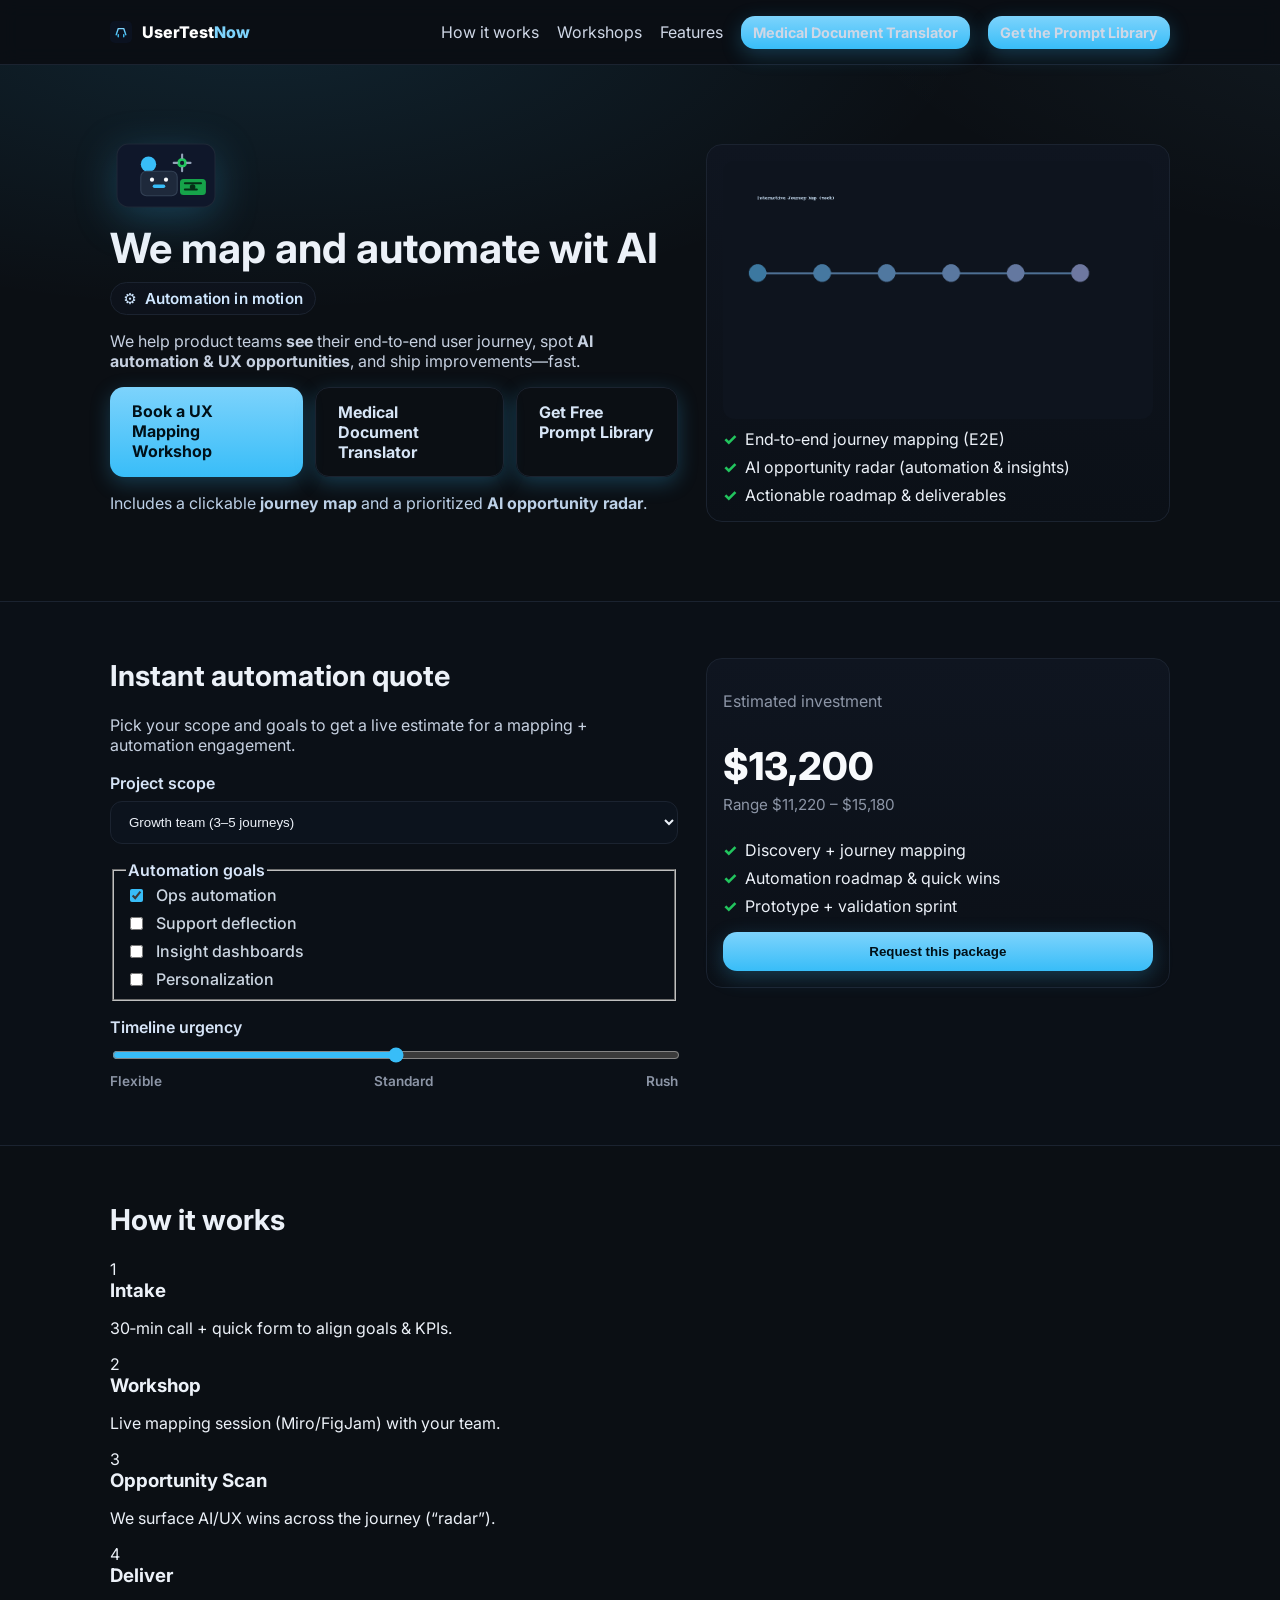
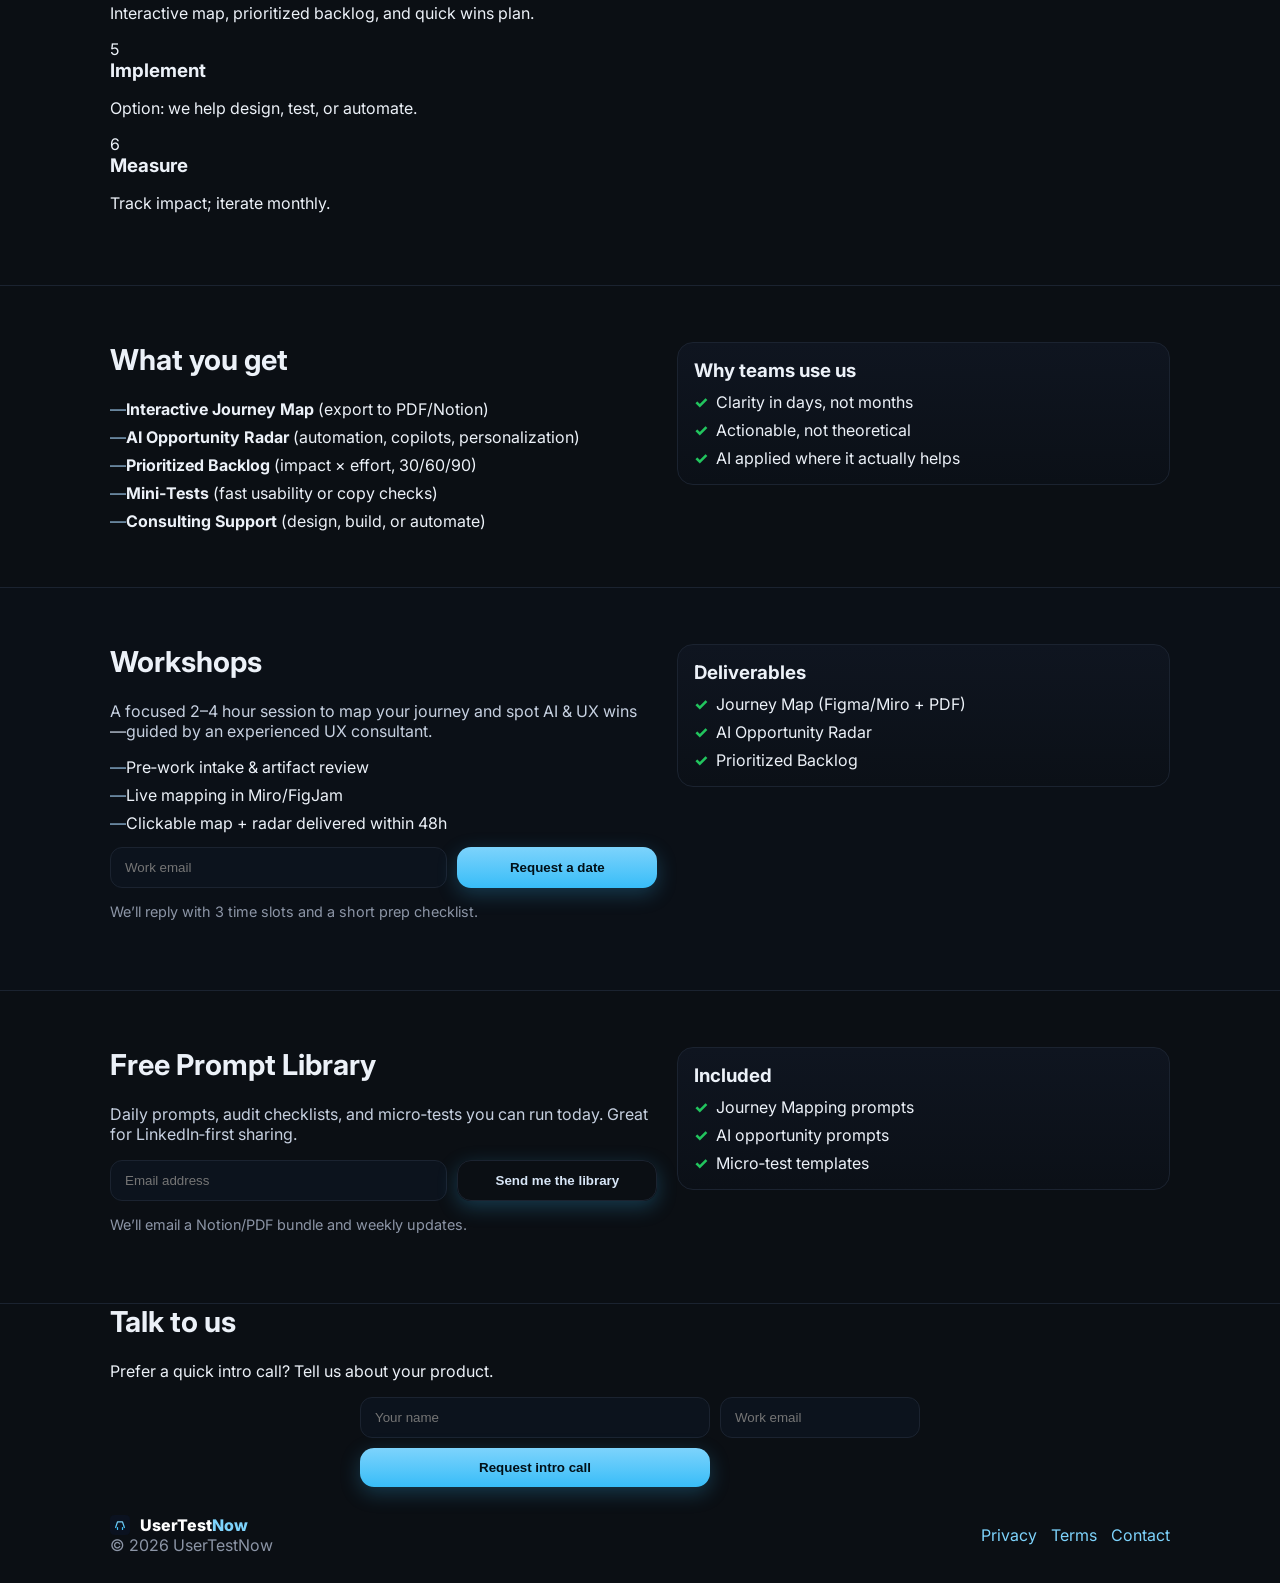
<file: index.html>
<!DOCTYPE html>
<html lang="en">
<head>
  <meta charset="utf-8" />
  <meta name="viewport" content="width=device-width, initial-scale=1" />
  <title>UserTestNow — Map · Uncover · Optimize</title>
  <meta name="description" content="Map your end‑to‑end user journey, uncover AI opportunities, and optimize your product with expert UX workshops and audits." />
  <meta property="og:title" content="UserTestNow — Map · Uncover · Optimize">
  <meta property="og:description" content="Journey mapping + AI opportunity radar + UX consulting.">
  <meta property="og:type" content="website">
  <meta property="og:image" content="/assets/og.png">
  <link rel="icon" href="/assets/favicon.svg" type="image/svg+xml">
  <link rel="preconnect" href="https://fonts.googleapis.com">
  <link rel="preconnect" href="https://fonts.gstatic.com" crossorigin>
  <link href="https://fonts.googleapis.com/css2?family=Inter:wght@400;500;600;700;800&display=swap" rel="stylesheet">
  <link rel="stylesheet" href="/styles.css" />
</head>
<body>
  <header class="site-header">
    <div class="container nav">
      <a class="brand" href="#"><img src="/assets/favicon.svg" width="22" height="22" alt=""><span>UserTest<span class="dot">Now</span></span></a>
      <nav class="nav-links">
        <a href="#how">How it works</a>
        <a href="#workshops">Workshops</a>
        <a href="#features">Features</a>
        <a href="/medicaltranslator" class="btn small">Medical Document Translator</a>
        <a href="#contact" class="btn small">Get the Prompt Library</a>
      </nav>
    </div>
  </header>

  <main>
    <section class="hero">
      <div class="container hero-grid">
        <div class="hero-copy">
          <img src="/assets/robot-cash.svg" class="hero-visual" alt="Robot with cash and gears">
          <h1>We map and automate wit AI</h1>
          <div class="automation-badge" aria-hidden="true">
            <span class="automation-gear">⚙️</span>
            Automation in motion
          </div>
          <p class="lead">We help product teams <strong>see</strong> their end‑to‑end user journey, spot <strong>AI automation & UX opportunities</strong>, and ship improvements—fast.</p>
          <div class="cta-row">
            <a href="#workshops" class="btn big">Book a UX Mapping Workshop</a>
            <a href="/medicaltranslator" class="btn outline big">Medical Document Translator</a>
            <a href="#library" class="btn outline big">Get Free Prompt Library</a>
          </div>
          <p class="sub-note">Includes a clickable <strong>journey map</strong> and a prioritized <strong>AI opportunity radar</strong>.</p>
        </div>
        <div class="hero-media card">
          <img src="/assets/journey.png" class="image" alt="Interactive journey map mock">
          <ul class="ticks">
            <li>End‑to‑end journey mapping (E2E)</li>
            <li>AI opportunity radar (automation & insights)</li>
            <li>Actionable roadmap & deliverables</li>
          </ul>
        </div>
      </div>
    </section>

    <section class="quote panel alt">
      <div class="container quote-grid">
        <div>
          <h2>Instant automation quote</h2>
          <p class="lead">Pick your scope and goals to get a live estimate for a mapping + automation engagement.</p>
          <form id="quote-form" class="quote-form" onsubmit="return false;">
            <label class="field">
              <span>Project scope</span>
              <select name="scope" required>
                <option value="small">Small team (1–2 journeys)</option>
                <option value="medium" selected>Growth team (3–5 journeys)</option>
                <option value="large">Enterprise team (6+ journeys)</option>
              </select>
            </label>
            <fieldset class="field">
              <legend>Automation goals</legend>
              <label class="check"><input type="checkbox" name="goals" value="ops" checked> Ops automation</label>
              <label class="check"><input type="checkbox" name="goals" value="support"> Support deflection</label>
              <label class="check"><input type="checkbox" name="goals" value="insights"> Insight dashboards</label>
              <label class="check"><input type="checkbox" name="goals" value="personalization"> Personalization</label>
            </fieldset>
            <label class="field">
              <span>Timeline urgency</span>
              <input type="range" name="urgency" min="1" max="3" value="2" step="1">
              <div class="range-labels"><span>Flexible</span><span>Standard</span><span>Rush</span></div>
            </label>
          </form>
        </div>
        <div class="quote-card card">
          <p class="muted">Estimated investment</p>
          <div class="quote-price" aria-live="polite">
            <span class="price-main" id="quote-price">$12,400</span>
            <span class="price-note" id="quote-range">Range $10,500 – $14,300</span>
          </div>
          <ul class="ticks">
            <li>Discovery + journey mapping</li>
            <li>Automation roadmap & quick wins</li>
            <li>Prototype + validation sprint</li>
          </ul>
          <button class="btn" type="button">Request this package</button>
        </div>
      </div>
    </section>

    <section id="how" class="how">
      <div class="container">
        <h2>How it works</h2>
        <div class="steps">
          <div class="step"><div class="step-num">1</div><h3>Intake</h3><p>30‑min call + quick form to align goals & KPIs.</p></div>
          <div class="step"><div class="step-num">2</div><h3>Workshop</h3><p>Live mapping session (Miro/FigJam) with your team.</p></div>
          <div class="step"><div class="step-num">3</div><h3>Opportunity Scan</h3><p>We surface AI/UX wins across the journey (“radar”).</p></div>
          <div class="step"><div class="step-num">4</div><h3>Deliver</h3><p>Interactive map, prioritized backlog, and quick wins plan.</p></div>
          <div class="step"><div class="step-num">5</div><h3>Implement</h3><p>Option: we help design, test, or automate.</p></div>
          <div class="step"><div class="step-num">6</div><h3>Measure</h3><p>Track impact; iterate monthly.</p></div>
        </div>
      </div>
    </section>

    <section id="features" class="panel">
      <div class="container twocol">
        <div>
          <h2>What you get</h2>
          <ul class="bullets">
            <li><strong>Interactive Journey Map</strong> (export to PDF/Notion)</li>
            <li><strong>AI Opportunity Radar</strong> (automation, copilots, personalization)</li>
            <li><strong>Prioritized Backlog</strong> (impact × effort, 30/60/90)</li>
            <li><strong>Mini‑Tests</strong> (fast usability or copy checks)</li>
            <li><strong>Consulting Support</strong> (design, build, or automate)</li>
          </ul>
        </div>
        <div class="card mini">
          <h3>Why teams use us</h3>
          <ul class="ticks compact">
            <li>Clarity in days, not months</li>
            <li>Actionable, not theoretical</li>
            <li>AI applied where it actually helps</li>
          </ul>
        </div>
      </div>
    </section>

    <section id="workshops" class="panel alt">
      <div class="container twocol">
        <div>
          <h2>Workshops</h2>
          <p class="lead">A focused 2–4 hour session to map your journey and spot AI & UX wins—guided by an experienced UX consultant.</p>
          <ul class="bullets">
            <li>Pre‑work intake & artifact review</li>
            <li>Live mapping in Miro/FigJam</li>
            <li>Clickable map + radar delivered within 48h</li>
          </ul>
          <form id="workshop-form" class="inline-form" onsubmit="return false;">
            <input type="email" name="email" placeholder="Work email" required>
            <button class="btn">Request a date</button>
          </form>
          <p class="form-note">We’ll reply with 3 time slots and a short prep checklist.</p>
        </div>
        <div class="card mini">
          <h3>Deliverables</h3>
          <ul class="ticks compact">
            <li>Journey Map (Figma/Miro + PDF)</li>
            <li>AI Opportunity Radar</li>
            <li>Prioritized Backlog</li>
          </ul>
        </div>
      </div>
    </section>

    <section id="library" class="panel">
      <div class="container twocol">
        <div>
          <h2>Free Prompt Library</h2>
          <p class="lead">Daily prompts, audit checklists, and micro‑tests you can run today. Great for LinkedIn‑first sharing.</p>
          <form id="library-form" class="inline-form" onsubmit="return false;">
            <input type="email" name="email" placeholder="Email address" required>
            <button class="btn outline">Send me the library</button>
          </form>
          <p class="form-note small">We’ll email a Notion/PDF bundle and weekly updates.</p>
        </div>
        <div class="card mini">
          <h3>Included</h3>
          <ul class="ticks compact">
            <li>Journey Mapping prompts</li>
            <li>AI opportunity prompts</li>
            <li>Micro‑test templates</li>
          </ul>
        </div>
      </div>
    </section>

    <section id="contact" class="contact">
      <div class="container">
        <h2>Talk to us</h2>
        <p>Prefer a quick intro call? Tell us about your product.</p>
        <form id="contact-form" class="inline-form center" onsubmit="return false;">
          <input type="text" name="name" placeholder="Your name" required>
          <input type="email" name="email" placeholder="Work email" required>
          <button class="btn">Request intro call</button>
        </form>
      </div>
    </section>
  </main>

  <footer class="site-footer">
    <div class="container foot">
      <div class="brand-row">
        <a class="brand" href="#"><img src="/assets/favicon.svg" width="20" height="20" alt=""><span>UserTest<span class="dot">Now</span></span></a>
        <span class="muted">© <span id="year"></span> UserTestNow</span>
      </div>
      <nav class="foot-links muted">
        <a href="#">Privacy</a><a href="#">Terms</a><a href="#">Contact</a>
      </nav>
    </div>
  </footer>

  <script src="/script.js"></script>
</body>
</html>
</file>
<file: styles.css>
/* Minimal, clean landing for UserTestNow */
:root{
  --bg:#0b0f14; --panel:#0f1520; --panel-2:#0b1017;
  --text:#ecf1f8; --muted:#8c95a6;
  --accent:#7dd3fc; --accent2:#38bdf8; --line:#1b2330; --green:#22c55e;
}
*{box-sizing:border-box}
html,body{margin:0;padding:0;background:var(--bg);color:var(--text);font-family:Inter,system-ui,-apple-system,Segoe UI,Roboto,Arial,sans-serif}
a{color:var(--accent);text-decoration:none}
a:hover{text-decoration:underline}
.container{max-width:1100px;margin:0 auto;padding:0 20px}
.site-header{position:sticky;top:0;backdrop-filter:saturate(140%) blur(10px);background:rgba(11,15,20,.7);border-bottom:1px solid var(--line);z-index:10}
.nav{display:flex;align-items:center;justify-content:space-between;min-height:64px}
.brand{display:flex;align-items:center;gap:10px;font-weight:800;color:#fff}
.brand .dot{color:var(--accent)}
.nav-links{display:flex;gap:18px;align-items:center}
.nav-links a{color:#cfd7e6}
.btn{background:linear-gradient(180deg,var(--accent),var(--accent2));color:#001018;border:none;padding:12px 18px;border-radius:14px;font-weight:700;cursor:pointer;box-shadow:0 6px 20px rgba(56,189,248,.25)}
.btn.big{padding:14px 22px}
.btn.small{padding:8px 12px;font-size:.9rem}
.btn.outline{background:transparent;border:1px solid var(--line);color:#d7e5f6}
.btn:hover{filter:brightness(1.02)}
.hero{padding:72px 0;border-bottom:1px solid var(--line);background:radial-gradient(1200px 500px at 20% -10%,rgba(56,189,248,.12),transparent 60%),radial-gradient(1200px 500px at 120% -20%,rgba(125,211,252,.08),transparent 60%)}
.hero-grid{display:grid;grid-template-columns:1.1fr .9fr;gap:28px;align-items:center}
.hero-visual{width:112px;height:auto;margin:0 0 12px;display:block;filter:drop-shadow(0 10px 20px rgba(56,189,248,.25));animation:float 4s ease-in-out infinite}
.automation-badge{display:inline-flex;align-items:center;gap:8px;padding:6px 12px;border-radius:999px;border:1px solid var(--line);background:rgba(15,21,32,.6);color:#cfe7ff;font-weight:600;font-size:.95rem;letter-spacing:.01em}
.automation-gear{display:inline-flex;animation:spin 3s linear infinite}
@keyframes spin{from{transform:rotate(0deg)}to{transform:rotate(360deg)}}
@keyframes float{0%,100%{transform:translateY(0)}50%{transform:translateY(-8px)}}
.lead{color:#c6d0e0;max-width:54ch}
.cta-row{display:flex;gap:12px;margin:16px 0 8px}
.sub-note{color:#bcd0e7}
.card{background:linear-gradient(180deg,var(--panel),var(--panel-2));border:1px solid var(--line);border-radius:16px;padding:16px}
.card .image{width:100%;height:auto;border-radius:12px;display:block;margin-bottom:10px}
.ticks{margin:10px 0 0 0;padding:0;list-style:none;display:grid;gap:8px}
.ticks li{position:relative;padding-left:22px}
.ticks li::before{content:"✓";position:absolute;left:0;color:var(--green);font-weight:800}
.ticks.compact li{margin:0}
.how{padding:56px 0;border-bottom:1px solid var(--line)}
h1{font-size:2.6rem;line-height:1.1;margin:0 0 10px}
h2{font-size:1.8rem;margin:0 0 22px}
h3{margin:0 0 8px}
.panel{padding:56px 0;border-bottom:1px solid var(--line)}
.panel.alt{background:#0b1017}
.twocol{display:grid;grid-template-columns:1fr .9fr;gap:20px;align-items:start}
.quote-grid{display:grid;grid-template-columns:1.1fr .9fr;gap:28px;align-items:start}
.quote-form{display:grid;gap:16px;margin-top:18px}
.field{display:grid;gap:8px;color:#d6e4f7;font-weight:600}
.field select,.field input[type="range"]{width:100%}
.field select{padding:12px 14px;background:#0c131d;border:1px solid var(--line);border-radius:12px;color:var(--text)}
.field input[type="range"]{accent-color:var(--accent2)}
.range-labels{display:flex;justify-content:space-between;color:var(--muted);font-size:.85rem}
.check{display:flex;align-items:center;gap:10px;font-weight:500;color:#cbd5e1}
.check input{accent-color:var(--accent2)}
.quote-card{display:grid;gap:16px}
.quote-price{display:grid;gap:6px}
.price-main{font-size:2.4rem;font-weight:800;color:#f8fafc}
.price-note{color:var(--muted);font-size:.95rem}
.inline-form{display:grid;grid-template-columns:1fr 200px;gap:10px;margin-top:14px}
.inline-form.center{grid-template-columns:1fr 200px;max-width:560px;margin:14px auto 0}
.inline-form input{width:100%;padding:12px 14px;background:#0c131d;border:1px solid var(--line);border-radius:12px;color:var(--text)}
.form-note{color:var(--muted);font-size:.9rem}
.bullets{margin:10px 0 0 0;padding:0;list-style:none;display:grid;gap:8px}
.bullets li{position:relative;padding-left:16px}
.bullets li::before{content:"—";position:absolute;left:0;color:#8fb7d8}
.site-footer{padding:28px 0}
.foot{display:flex;align-items:center;justify-content:space-between;gap:16px}
.foot-links{display:flex;gap:14px}
.muted{color:var(--muted)}
.small{font-size:.9rem}
@media (max-width:900px){
  .hero-grid{grid-template-columns:1fr}
  .twocol{grid-template-columns:1fr}
  .quote-grid{grid-template-columns:1fr}
  .inline-form{grid-template-columns:1fr}
  .foot{flex-direction:column;align-items:flex-start}
}
</file>
